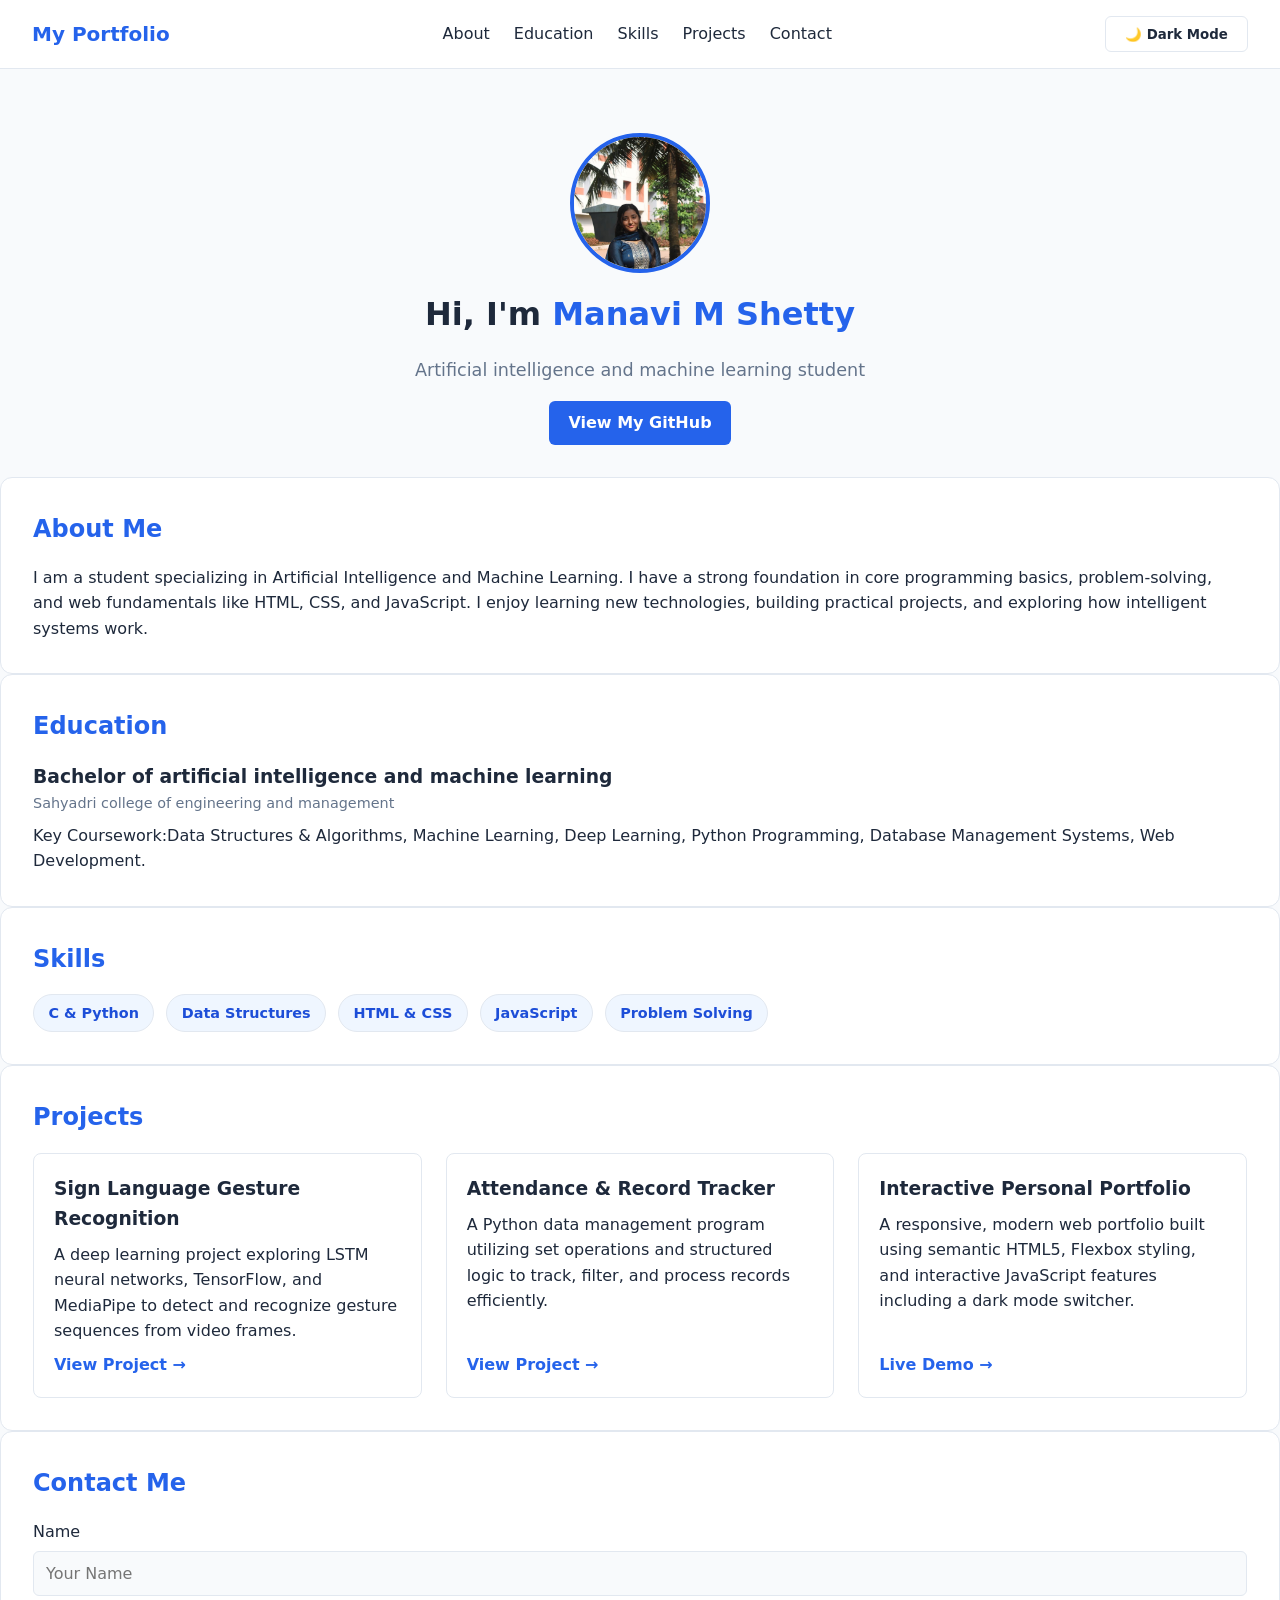
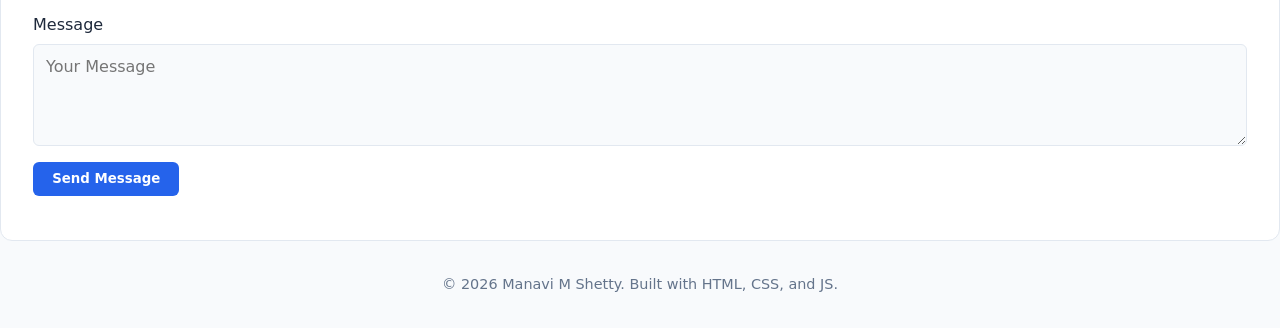
<file: index.html>
<!DOCTYPE html>
<html lang="en">
<head>
  <meta charset="UTF-8" />
  <meta name="viewport" content="width=device-width, initial-scale=1.0" />
  <title>Manavi M Shetty</title>
  <link rel="stylesheet" href="style.css" />
</head>
<body>

  <!-- Navigation -->
  <nav class="navbar">
    <div class="logo">My Portfolio</div>
    <ul class="nav-links">
      <li><a href="#about">About</a></li>
      <li><a href="#education">Education</a></li>
      <li><a href="#skills">Skills</a></li>
      <li><a href="#projects">Projects</a></li>
      <li><a href="#contact">Contact</a></li>
    </ul>
    <button id="theme-toggle" class="btn">🌙 Dark Mode</button>
  </nav>

  <!-- Hero Section -->
  <header class="hero">
    <img src="my profile photo.jpeg" alt="Profile photo" class="profile-img" />
    <h1>Hi, I'm <span class="highlight">Manavi M Shetty</span></h1>
    <p class="tagline">Artificial intelligence and machine learning student</p>
    <a href="https://github.com/manavi773" target="_blank" rel="noopener noreferrer" class="btn primary-btn">View My GitHub</a>
  </header>

  <!-- About Section -->
<section id="about" class="card">
  <h2>About Me</h2>
  <p>I am a student specializing in Artificial Intelligence and Machine Learning. I have a strong foundation in core programming basics, problem-solving, and web fundamentals like HTML, CSS, and JavaScript. I enjoy learning new technologies, building practical projects, and exploring how intelligent systems work.</p>
</section>

    <!-- Education Section -->
    <section id="education" class="card">
      <h2>Education</h2>
      <div class="item">
        <h3>Bachelor of artificial intelligence and machine learning</h3>
        <p class="subtext">Sahyadri college of engineering and management</p>
        <p>Key Coursework:Data Structures & Algorithms, Machine Learning, Deep Learning, Python Programming, Database Management Systems, Web Development.</p>
      </div>
    </section>

    <!-- Skills Section -->
<section id="skills" class="card">
  <h2>Skills</h2>
  <div class="skills-grid">
    <span class="badge">C & Python</span>
    <span class="badge">Data Structures</span>
    <span class="badge">HTML & CSS</span>
    <span class="badge">JavaScript</span>
    <span class="badge">Problem Solving</span>
  </div>
</section>

<!-- Projects Section -->
    <section id="projects" class="card">
      <h2>Projects</h2>
      <div class="projects-grid">
        <div class="project-card">
          <h3>Sign Language Gesture Recognition</h3>
          <p>A deep learning project exploring LSTM neural networks, TensorFlow, and MediaPipe to detect and recognize gesture sequences from video frames.</p>
          <a href="https://github.com" target="_blank" rel="noopener noreferrer" class="text-link">View Project &rarr;</a>
        </div>
        <div class="project-card">
          <h3>Attendance & Record Tracker</h3>
          <p>A Python data management program utilizing set operations and structured logic to track, filter, and process records efficiently.</p>
          <a href="https://github.com" target="_blank" rel="noopener noreferrer" class="text-link">View Project &rarr;</a>
        </div>
        <div class="project-card">
          <h3>Interactive Personal Portfolio</h3>
          <p>A responsive, modern web portfolio built using semantic HTML5, Flexbox styling, and interactive JavaScript features including a dark mode switcher.</p>
          <a href="#" class="text-link">Live Demo &rarr;</a>
        </div>
      </div>
    </section>

    <!-- Contact Section -->
    <section id="contact" class="card">
      <h2>Contact Me</h2>
      <form id="contact-form">
        <div class="form-group">
          <label for="name">Name</label>
          <input type="text" id="name" placeholder="Your Name" required />
        </div>
        <div class="form-group">
          <label for="message">Message</label>
          <textarea id="message" rows="4" placeholder="Your Message" required></textarea>
        </div>
        <button type="submit" class="btn primary-btn">Send Message</button>
      </form>
      <p id="form-feedback" class="feedback-msg"></p>
    </section>
  </main>

  <footer>
    <p>&copy; 2026 Manavi M Shetty. Built with HTML, CSS, and JS.</p>
  </footer>

  <script src="script.js"></script>
</body>
</html>
</file>
<file: style.css>
:root {
  --bg-color: #f8fafc;
  --card-bg: #ffffff;
  --text-color: #1e293b;
  --text-muted: #64748b;
  --primary-color: #2563eb;
  --primary-hover: #1d4ed8;
  --border-color: #e2e8f0;
  --badge-bg: #eff6ff;
  --badge-text: #1d4ed8;
}

body.dark-mode {
  --bg-color: #0f172a;
  --card-bg: #1e293b;
  --text-color: #f8fafc;
  --text-muted: #94a3b8;
  --primary-color: #38bdf8;
  --primary-hover: #0ea5e9;
  --border-color: #334155;
  --badge-bg: #1e293b;
  --badge-text: #38bdf8;
}
html {
  scroll-behavior: smooth;
}
* {
  box-sizing: border-box;
  margin: 0;
  padding: 0;
  font-family: system-ui, -apple-system, BlinkMacSystemFont, 'Segoe UI', Roboto, sans-serif;
  transition: background-color 0.3s ease, color 0.3s ease;
}

body {
  background-color: var(--bg-color);
  color: var(--text-color);
  line-height: 1.6;
}

/* Navbar */
.navbar {
  display: flex;
  justify-content: space-between;
  align-items: center;
  padding: 1rem 2rem;
  background-color: var(--card-bg);
  border-bottom: 1px solid var(--border-color);
  position: sticky;
  top: 0;
  z-index: 100;
}

.logo {
  font-weight: 700;
  font-size: 1.25rem;
  color: var(--primary-color);
}

.nav-links {
  display: flex;
  gap: 1.5rem;
  list-style: none;
}

.nav-links a {
  text-decoration: none;
  color: var(--text-color);
  font-weight: 500;
}

.nav-links a:hover {
  color: var(--primary-color);
}

/* Hero */
.hero {
  display: flex;
  flex-direction: column;
  align-items: center;
  text-align: center;
  padding: 4rem 1rem 2rem;
  gap: 1rem;
}

.profile-img {
  width: 140px;
  height: 140px;
  border-radius: 50%;
  object-fit: cover;
  border: 4px solid var(--primary-color);
}

.highlight {
  color: var(--primary-color);
}

.tagline {
  color: var(--text-muted);
  font-size: 1.1rem;
}

/* Container & Cards */
.container {
  max-width: 800px;
  margin: 0 auto;
  padding: 1.5rem;
  display: flex;
  flex-direction: column;
  gap: 2rem;
}

.card {
  background-color: var(--card-bg);
  padding: 2rem;
  border-radius: 12px;
  border: 1px solid var(--border-color);
}

.card h2 {
  margin-bottom: 1rem;
  color: var(--primary-color);
}

.subtext {
  color: var(--text-muted);
  font-size: 0.9rem;
  margin-bottom: 0.5rem;
}

/* Skills */
.skills-grid {
  display: flex;
  flex-wrap: wrap;
  gap: 0.75rem;
}

.badge {
  background-color: var(--badge-bg);
  color: var(--badge-text);
  padding: 0.4rem 0.9rem;
  border-radius: 9999px;
  font-size: 0.9rem;
  font-weight: 600;
  border: 1px solid var(--border-color);
}

/* Projects */
.projects-grid {
  display: flex;
  gap: 1.5rem;
  flex-wrap: wrap;
}

.project-card {
  flex: 1 1 300px;
  padding: 1.25rem;
  border: 1px solid var(--border-color);
  border-radius: 8px;
  display: flex;
  flex-direction: column;
  gap: 0.5rem;
}

.text-link {
  color: var(--primary-color);
  text-decoration: none;
  font-weight: 600;
  margin-top: auto;
}

/* Form */
.form-group {
  margin-bottom: 1rem;
  display: flex;
  flex-direction: column;
  gap: 0.4rem;
}

input, textarea {
  padding: 0.75rem;
  border: 1px solid var(--border-color);
  border-radius: 6px;
  background-color: var(--bg-color);
  color: var(--text-color);
  font-size: 1rem;
}

.feedback-msg {
  margin-top: 0.75rem;
  font-weight: 500;
}

/* Buttons */
.btn {
  cursor: pointer;
  padding: 0.6rem 1.2rem;
  border-radius: 6px;
  border: 1px solid var(--border-color);
  background-color: var(--card-bg);
  color: var(--text-color);
  font-weight: 600;
  text-decoration: none;
  display: inline-block;
}

.primary-btn {
  background-color: var(--primary-color);
  color: #ffffff;
  border: none;
}

.primary-btn:hover {
  background-color: var(--primary-hover);
}

/* Footer */
footer {
  text-align: center;
  padding: 2rem;
  color: var(--text-muted);
  font-size: 0.9rem;
}

/* Mobile Responsive */
@media (max-width: 600px) {
  .navbar {
    flex-direction: column;
    gap: 0.75rem;
  }
  .nav-links {
    gap: 1rem;
    font-size: 0.9rem;
  }
}
</file>
